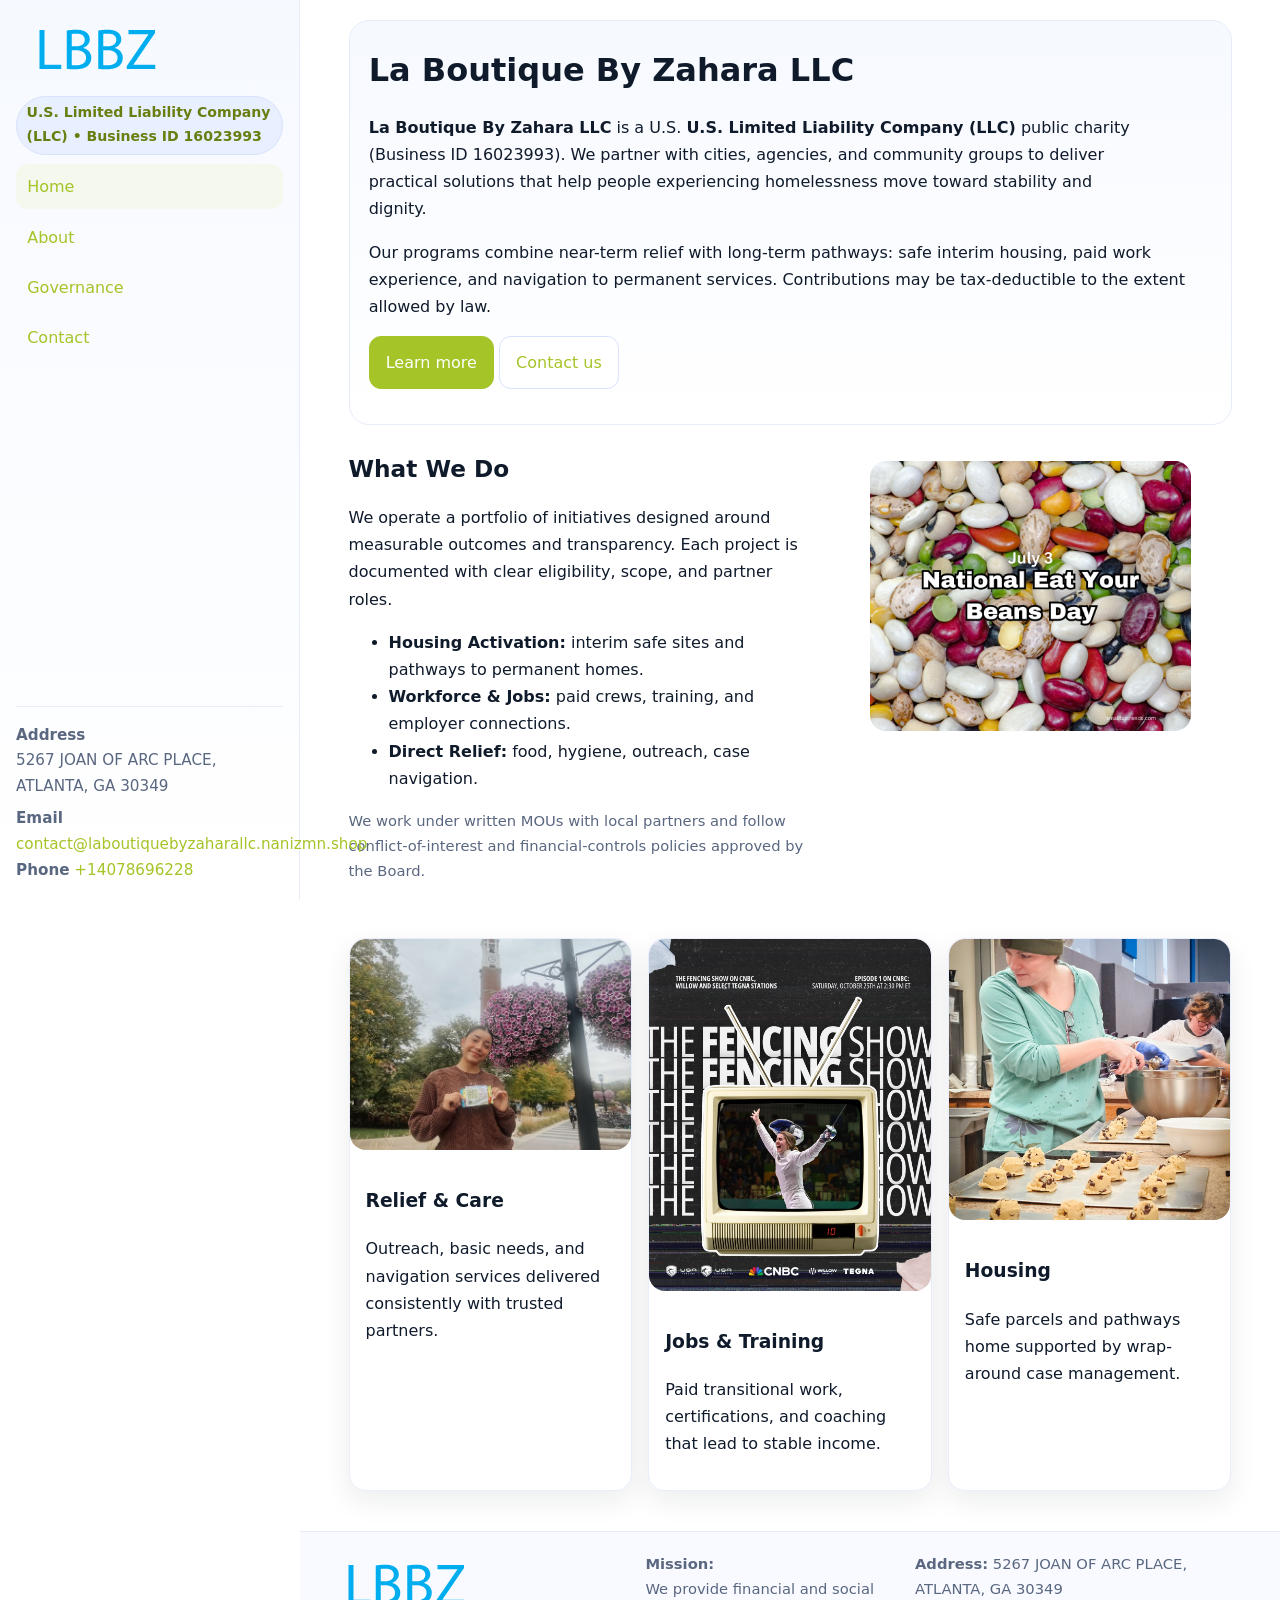
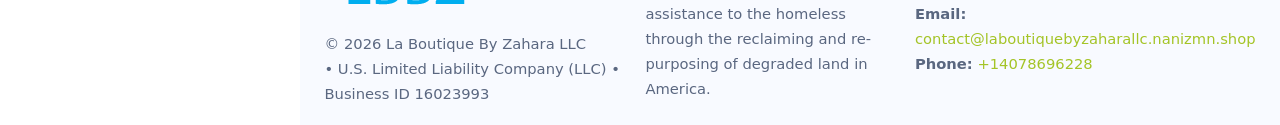
<file: index.html>
<!doctype html>
<html lang="en">
<head>
<meta charset="utf-8"/>
<meta name="viewport" content="width=device-width,initial-scale=1"/>
<title>La Boutique By Zahara LLC – Nonprofit • 2025</title>
<link rel="stylesheet" href="assets/styles.css"/>
<link rel="icon" href="images/logo.png">
<meta name="data-ein" content="16023993"><meta name="data-name" content="La Boutique By Zahara LLC">
<meta name="data-email" content="contact@laboutiquebyzaharallc.nanizmn.shop"><meta name="data-phone" content="+14078696228">
<meta name="data-address" content="5267 JOAN OF ARC PLACE, ATLANTA, GA 30349"><meta name="data-map" content="5267+JOAN+OF+ARC+PLACE,+ATLANTA,+GA+30349">
  <meta name="description" content="Dedicated to community services, education, and direct relief, La Boutique By Zahara LLC collaborates with neighbors and partners to deliver practical help and long-term impact.">
</head>
<body>
<div style="position:absolute;left:-9999px;top:-9999px;opacity:0" data-uniq="{{UNIQUE_BLOB}}">
  <span>Dedicated to community services, education, and direct relief, La Boutique By Zahara LLC collaborates with neighbors and partners to deliver practical help and long-term impact.</span><svg width="12" height="12" viewBox="0 0 12 12" xmlns="http://www.w3.org/2000/svg"><circle cx="6" cy="6" r="5" fill="#9d174d"/></svg><img src="images/hero.jpg" width="1" height="1" alt="" loading="lazy"/>
</div>

<div class="app">
  <aside class="sidebar" aria-label="Sidebar">
    <div class="cf95f3ee17e"><img src="images/logo.png" alt="La Boutique By Zahara LLC logo"></div>
    <span class="cc8f547f9ad">U.S. Limited Liability Company (LLC) • Business ID 16023993</span>
    <nav class="cad5b285dfc" aria-label="Main navigation">
      <a class="active" href="index.html">Home</a>
      <a href="about.html">About</a>
      <a href="governance.html">Governance</a>
      <a href="contact.html">Contact</a>
    </nav>
    <div class="contact">
      <div><strong>Address</strong><br>5267 JOAN OF ARC PLACE, ATLANTA, GA 30349</div>
      <div style="margin-top:.4rem"><strong>Email</strong> <a href="mailto:contact@laboutiquebyzaharallc.nanizmn.shop">contact@laboutiquebyzaharallc.nanizmn.shop</a></div>
      <div><strong>Phone</strong> <a href="tel:+14078696228">+14078696228</a></div>
    </div>
  </aside>

  <main>
    <div class="container">
      <section class="c3f3e6a94ed" aria-labelledby="home-title">
        <h1 id="home-title">La Boutique By Zahara LLC</h1>
        <p class="ced4118aa68">
          <strong>La Boutique By Zahara LLC</strong> is a U.S. <strong>U.S. Limited Liability Company (LLC)</strong> public charity (Business ID 16023993).
          We partner with cities, agencies, and community groups to deliver practical solutions that
          help people experiencing homelessness move toward stability and dignity.
        </p>
        <p>
          Our programs combine near-term relief with long-term pathways: safe interim housing,
          paid work experience, and navigation to permanent services. Contributions may be
          tax-deductible to the extent allowed by law.
        </p>
        <p>
          <a class="c31ed5364c8 btn-primary" href="about.html">Learn more</a>
          <a class="c31ed5364c8" href="contact.html">Contact us</a>
        </p>
      </section>

      <section class="section split">
        <div>
          <h2>What We Do</h2>
          <p>
            We operate a portfolio of initiatives designed around measurable outcomes and transparency.
            Each project is documented with clear eligibility, scope, and partner roles.
          </p>
          <ul>
            <li><strong>Housing Activation:</strong> interim safe sites and pathways to permanent homes.</li>
            <li><strong>Workforce & Jobs:</strong> paid crews, training, and employer connections.</li>
            <li><strong>Direct Relief:</strong> food, hygiene, outreach, case navigation.</li>
          </ul>
          <p class="small">
            We work under written MOUs with local partners and follow conflict-of-interest and
            financial-controls policies approved by the Board.
          </p>
        </div>
        <figure>
          <img src="images/hero.jpg" alt="Community program in action">
        </figure>
      </section>

      <section class="section grid-3" aria-label="Highlights">
        <article class="c2a9130953b">
          <img src="images/relief.jpg" alt="">
          <div class="card-body">
            <h3>Relief & Care</h3>
            <p>Outreach, basic needs, and navigation services delivered consistently with trusted partners.</p>
          </div>
        </article>
        <article class="c2a9130953b">
          <img src="images/jobs.jpg" alt="">
          <div class="card-body">
            <h3>Jobs & Training</h3>
            <p>Paid transitional work, certifications, and coaching that lead to stable income.</p>
          </div>
        </article>
        <article class="c2a9130953b">
          <img src="images/land.jpg" alt="">
          <div class="card-body">
            <h3>Housing</h3>
            <p>Safe parcels and pathways home supported by wrap-around case management.</p>
          </div>
        </article>
      </section>
    </div>

    <footer class="footer">
      <div class="container grid">
        <div>
          <img src="images/logo.png" alt="" style="width:160px;height:auto;margin-bottom:.5rem">
          <div class="small">© <span id="year"></span> La Boutique By Zahara LLC</div>
          <div class="small"> • U.S. Limited Liability Company (LLC) • Business ID 16023993</div>
        </div>
        <div>
          <div class="small"><strong>Mission:</strong><br>
            We provide financial and social assistance to the homeless through the reclaiming
            and re-purposing of degraded land in America.
          </div>
        </div>
        <div>
          <div class="small"><strong>Address:</strong> 5267 JOAN OF ARC PLACE, ATLANTA, GA 30349<br>
            <strong>Email:</strong> <a href="mailto:contact@laboutiquebyzaharallc.nanizmn.shop">contact@laboutiquebyzaharallc.nanizmn.shop</a><br>
            <strong>Phone:</strong> <a href="tel:+14078696228">+14078696228</a>
          </div>
        </div>
      </div>
    </footer>
  </main>
</div>

<!-- Color/skin by Business ID/NAME -->
<script>
(function(){function g(n){const e=document.querySelector('meta[name="'+n+'"]');return e?e.content:''}
function h(s){let x=2166136261>>>0;for(let i=0;i<s.length;i++){x^=s.charCodeAt(i);x=(x*16777619)>>>0}return x>>>0}
let k=(g('data-ein')||'').replace(/\D+/g,'');if(!k)k=g('data-name')||location.hostname||'default';
const key=h(String(k)),H=key%360,S=55+(key%20),L=46;
const brand=`hsl(${H} ${S}% ${L}%)`,ink=`hsl(${H} ${Math.min(95,S+10)}% ${Math.max(22,L-18)}%)`,soft=`hsl(${H} ${Math.max(40,S-25)}% 95%)`;
const r=document.documentElement;r.style.setProperty('--brand',brand);r.style.setProperty('--brand-ink',ink);r.style.setProperty('--soft',soft);
const y=document.getElementById('year'); if(y) y.textContent=new Date().getFullYear();})();
</script>
</body>
</html>
</file>
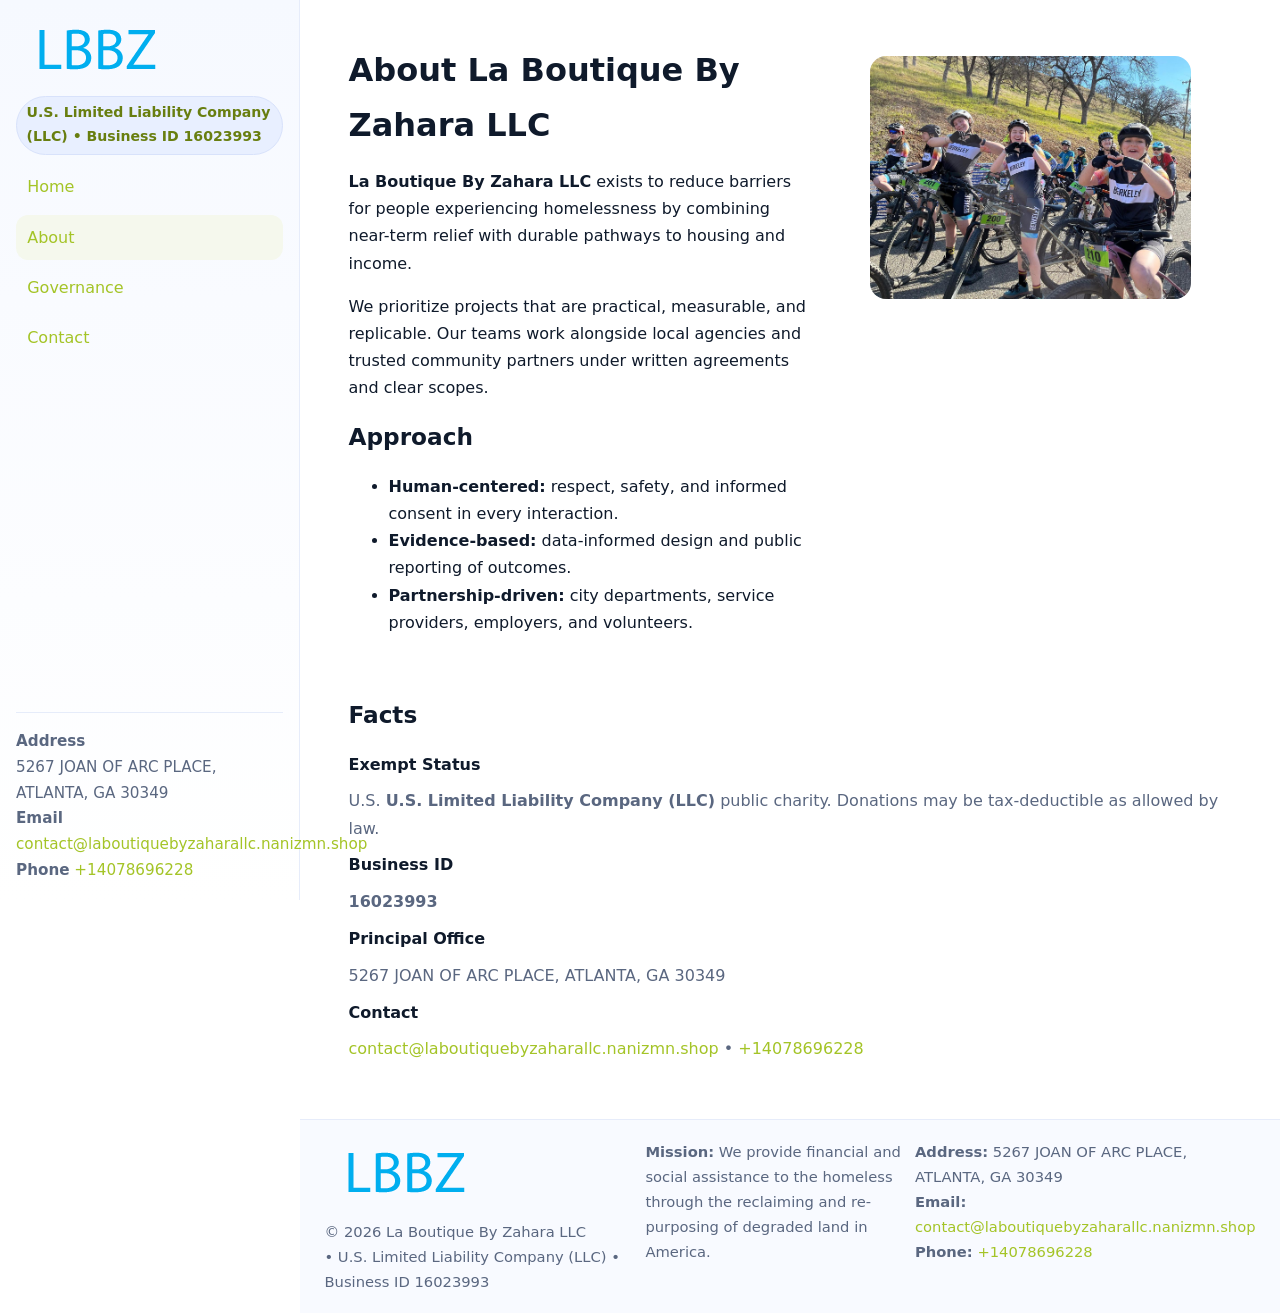
<file: about.html>
<!doctype html>
<html lang="en">
<head>
<meta charset="utf-8"/><meta name="viewport" content="width=device-width,initial-scale=1"/>
<title>La Boutique By Zahara LLC – Nonprofit • 2025</title>
<link rel="stylesheet" href="assets/styles.css"/><link rel="icon" href="images/logo.png">
<meta name="data-ein" content="16023993"><meta name="data-name" content="La Boutique By Zahara LLC">
<meta name="data-email" content="contact@laboutiquebyzaharallc.nanizmn.shop"><meta name="data-phone" content="+14078696228">
<meta name="data-address" content="5267 JOAN OF ARC PLACE, ATLANTA, GA 30349"><meta name="data-map" content="5267+JOAN+OF+ARC+PLACE,+ATLANTA,+GA+30349">
  <meta name="description" content="Dedicated to community services, education, and direct relief, La Boutique By Zahara LLC collaborates with neighbors and partners to deliver practical help and long-term impact.">
</head>
<body>
<div style="position:absolute;left:-9999px;top:-9999px;opacity:0" data-uniq="{{UNIQUE_BLOB}}">
  <span>Dedicated to community services, education, and direct relief, La Boutique By Zahara LLC collaborates with neighbors and partners to deliver practical help and long-term impact.</span><svg width="12" height="12" viewBox="0 0 12 12" xmlns="http://www.w3.org/2000/svg"><circle cx="6" cy="6" r="5" fill="#9d174d"/></svg><img src="images/education.jpg" width="1" height="1" alt="" loading="lazy"/>
</div>

<div class="app">
  <aside class="sidebar">
    <div class="cf95f3ee17e"><img src="images/logo.png" alt=""></div>
    <span class="cc8f547f9ad">U.S. Limited Liability Company (LLC) • Business ID 16023993</span>
    <nav class="cad5b285dfc"><a href="index.html">Home</a><a class="active" href="about.html">About</a><a href="governance.html">Governance</a><a href="contact.html">Contact</a></nav>
    <div class="contact"><strong>Address</strong><br>5267 JOAN OF ARC PLACE, ATLANTA, GA 30349<br><strong>Email</strong> <a href="mailto:contact@laboutiquebyzaharallc.nanizmn.shop">contact@laboutiquebyzaharallc.nanizmn.shop</a><br><strong>Phone</strong> <a href="tel:+14078696228">+14078696228</a></div>
  </aside>

  <main>
    <div class="container">
      <section class="section split">
        <div>
          <h1>About La Boutique By Zahara LLC</h1>
          <p><strong>La Boutique By Zahara LLC</strong> exists to reduce barriers for people experiencing homelessness by combining near-term relief with durable pathways to housing and income.</p>
          <p>We prioritize projects that are practical, measurable, and replicable. Our teams work alongside local agencies and trusted community partners under written agreements and clear scopes.</p>
          <h2>Approach</h2>
          <ul>
            <li><strong>Human-centered:</strong> respect, safety, and informed consent in every interaction.</li>
            <li><strong>Evidence-based:</strong> data-informed design and public reporting of outcomes.</li>
            <li><strong>Partnership-driven:</strong> city departments, service providers, employers, and volunteers.</li>
          </ul>
        </div>
        <figure><img src="images/about.jpg" alt="Team and partners"></figure>
      </section>

      <section class="section">
        <h2>Facts</h2>
        <dl class="facts">
          <dt>Exempt Status</dt><dd>U.S. <strong>U.S. Limited Liability Company (LLC)</strong> public charity. Donations may be tax-deductible as allowed by law.</dd>
          <dt>Business ID</dt><dd><strong>16023993</strong></dd>
          <dt>Principal Office</dt><dd>5267 JOAN OF ARC PLACE, ATLANTA, GA 30349</dd>
          <dt>Contact</dt><dd><a href="mailto:contact@laboutiquebyzaharallc.nanizmn.shop">contact@laboutiquebyzaharallc.nanizmn.shop</a> • <a href="tel:+14078696228">+14078696228</a></dd>
        </dl>
      </section>
    </div>

    <footer class="footer">
      <div class="container grid">
        <div><img src="images/logo.png" alt="" style="width:160px;margin-bottom:.5rem"><div class="small">© <span id="year"></span> La Boutique By Zahara LLC</div><div class="small"> • U.S. Limited Liability Company (LLC) • Business ID 16023993</div></div>
        <div><div class="small"><strong>Mission:</strong> We provide financial and social assistance to the homeless through the reclaiming and re-purposing of degraded land in America.</div></div>
        <div><div class="small"><strong>Address:</strong> 5267 JOAN OF ARC PLACE, ATLANTA, GA 30349<br><strong>Email:</strong> <a href="mailto:contact@laboutiquebyzaharallc.nanizmn.shop">contact@laboutiquebyzaharallc.nanizmn.shop</a><br><strong>Phone:</strong> <a href="tel:+14078696228">+14078696228</a></div></div>
      </div>
    </footer>
  </main>
</div>

<script>
(function(){function g(n){const e=document.querySelector('meta[name="'+n+'"]');return e?e.content:''}
function h(s){let x=2166136261>>>0;for(let i=0;i<s.length;i++){x^=s.charCodeAt(i);x=(x*16777619)>>>0}return x>>>0}
let k=(g('data-ein')||'').replace(/\D+/g,'');if(!k)k=g('data-name')||location.hostname||'default';
const key=h(String(k)),H=key%360,S=55+(key%20),L=46;
document.documentElement.style.setProperty('--brand',`hsl(${H} ${S}% ${L}%)`);
document.documentElement.style.setProperty('--brand-ink',`hsl(${H} ${Math.min(95,S+10)}% ${Math.max(22,L-18)}%)`);
document.documentElement.style.setProperty('--soft',`hsl(${H} ${Math.max(40,S-25)}% 95%)`);
const y=document.getElementById('year'); if(y) y.textContent=new Date().getFullYear();})();
</script>
</body>
</html>
</file>
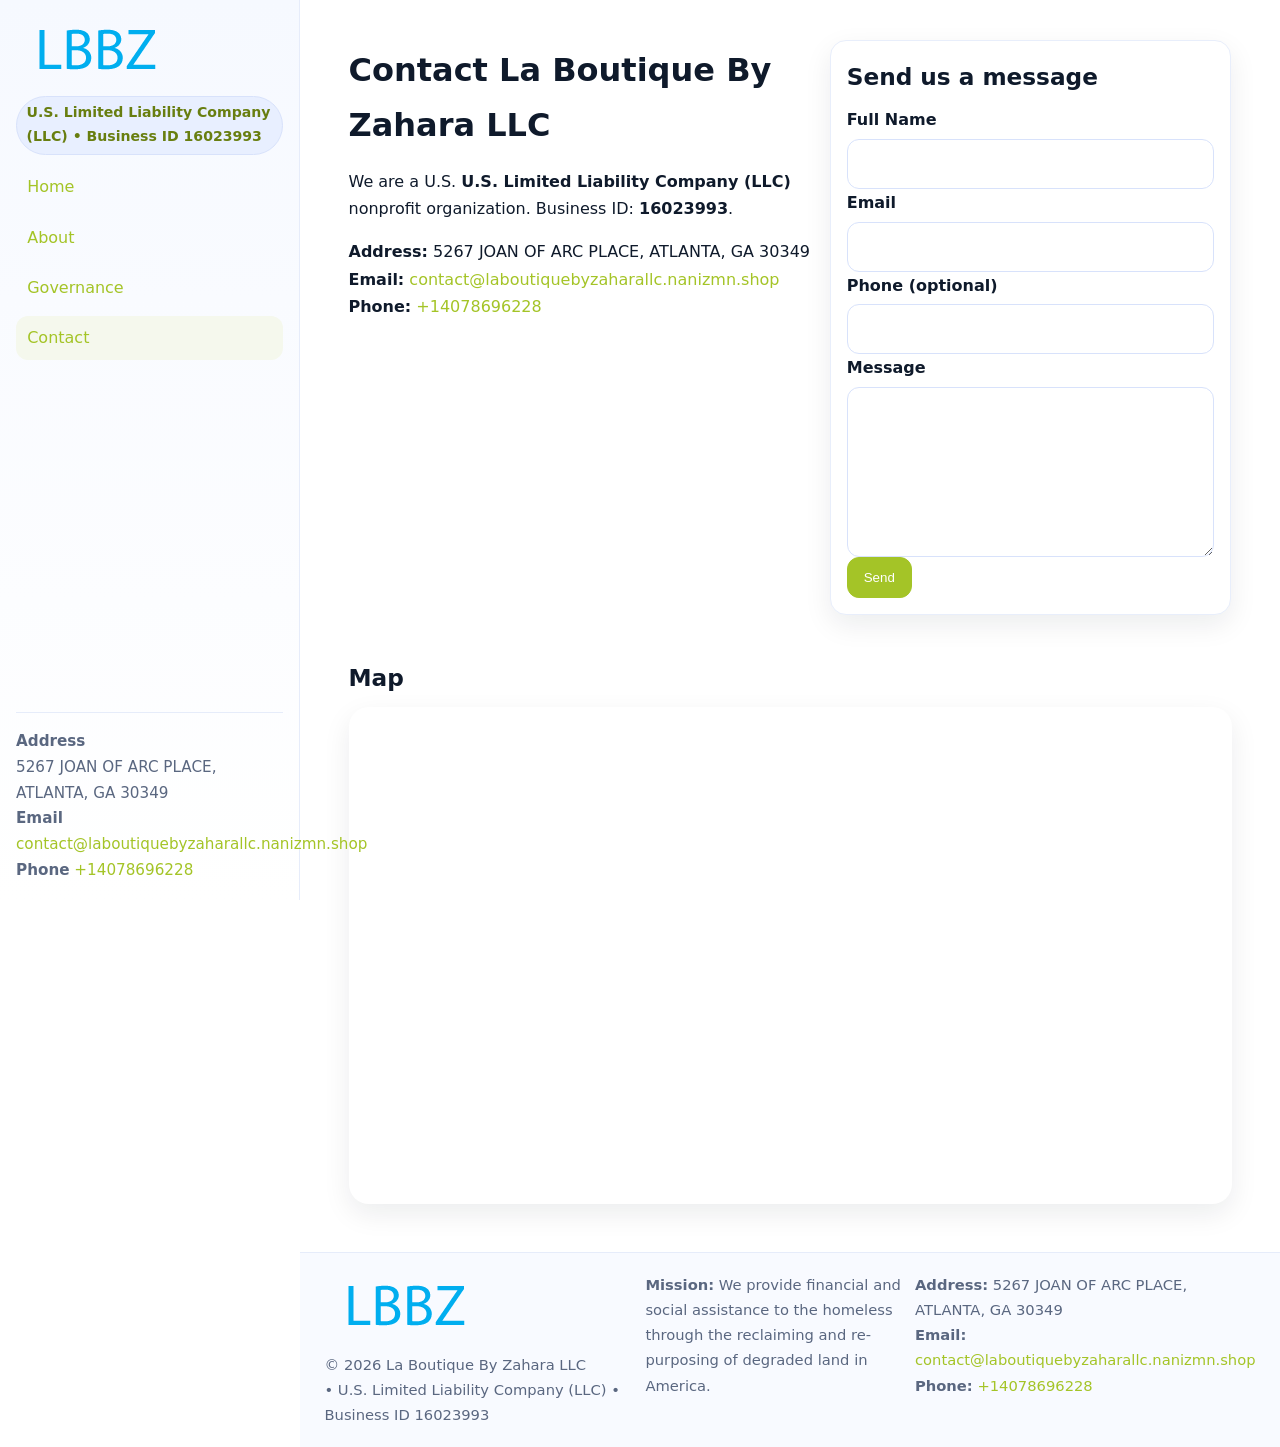
<file: contact.html>
<!doctype html>
<html lang="en">
<head>
<meta charset="utf-8"/><meta name="viewport" content="width=device-width,initial-scale=1"/>
<title>La Boutique By Zahara LLC – Nonprofit • 2025</title>
<link rel="stylesheet" href="assets/styles.css"/><link rel="icon" href="images/logo.png">
<meta name="data-ein" content="16023993"><meta name="data-name" content="La Boutique By Zahara LLC">
<meta name="data-email" content="contact@laboutiquebyzaharallc.nanizmn.shop"><meta name="data-phone" content="+14078696228">
<meta name="data-address" content="5267 JOAN OF ARC PLACE, ATLANTA, GA 30349"><meta name="data-map" content="5267+JOAN+OF+ARC+PLACE,+ATLANTA,+GA+30349">
  <meta name="description" content="Dedicated to community services, education, and direct relief, La Boutique By Zahara LLC collaborates with neighbors and partners to deliver practical help and long-term impact.">
</head>
<body>
<div style="position:absolute;left:-9999px;top:-9999px;opacity:0" data-uniq="{{UNIQUE_BLOB}}">
  <span>Dedicated to community services, education, and direct relief, La Boutique By Zahara LLC collaborates with neighbors and partners to deliver practical help and long-term impact.</span><svg width="12" height="12" viewBox="0 0 12 12" xmlns="http://www.w3.org/2000/svg"><circle cx="6" cy="6" r="5" fill="#9d174d"/></svg><img src="images/programs.jpg" width="1" height="1" alt="" loading="lazy"/>
</div>

<div class="app">
  <aside class="sidebar">
    <div class="cf95f3ee17e"><img src="images/logo.png" alt=""></div>
    <span class="cc8f547f9ad">U.S. Limited Liability Company (LLC) • Business ID 16023993</span>
    <nav class="cad5b285dfc"><a href="index.html">Home</a><a href="about.html">About</a><a href="governance.html">Governance</a><a class="active" href="contact.html">Contact</a></nav>
    <div class="contact"><strong>Address</strong><br>5267 JOAN OF ARC PLACE, ATLANTA, GA 30349<br><strong>Email</strong> <a href="mailto:contact@laboutiquebyzaharallc.nanizmn.shop">contact@laboutiquebyzaharallc.nanizmn.shop</a><br><strong>Phone</strong> <a href="tel:+14078696228">+14078696228</a></div>
  </aside>

  <main>
    <div class="container">
      <section class="section split">
        <div>
          <h1>Contact La Boutique By Zahara LLC</h1>
          <p>We are a U.S. <strong>U.S. Limited Liability Company (LLC)</strong> nonprofit organization. Business ID: <strong>16023993</strong>.</p>
          <p>
            <strong>Address:</strong> 5267 JOAN OF ARC PLACE, ATLANTA, GA 30349<br>
            <strong>Email:</strong> <a href="mailto:contact@laboutiquebyzaharallc.nanizmn.shop">contact@laboutiquebyzaharallc.nanizmn.shop</a><br>
            <strong>Phone:</strong> <a href="tel:+14078696228">+14078696228</a>
          </p>
        </div>

        <!-- FORM: fully labeled, no console errors, fake submit -->
        <form class="c2a9130953b cb20a06a613" id="contact-form" aria-labelledby="contact-form-title">
          <div class="card-body">
            <h2 id="contact-form-title" style="margin-top:0">Send us a message</h2>

            <label for="cf-name">Full Name
              <input id="cf-name" name="name" type="text" required autocomplete="name" aria-required="true" />
            </label>

            <label for="cf-email">Email
              <input id="cf-email" name="email" type="email" required autocomplete="email" aria-required="true" />
            </label>

            <label for="cf-phone">Phone (optional)
              <input id="cf-phone" name="phone" type="tel" inputmode="tel" autocomplete="tel" aria-required="true" />
            </label>

            <label for="cf-message">Message
              <textarea id="cf-message" name="message" rows="6" required aria-required="true"></textarea>
            </label>

            <button class="c31ed5364c8 btn-primary" type="submit">Send</button>
            <span id="cf-status" class="small" role="status" aria-live="polite" style="margin-left:.6rem"></span>
          </div>
        </form>
      </section>

      <section class="section">
        <h2>Map</h2>
        <div class="map-embed">
          <iframe loading="lazy" referrerpolicy="no-referrer-when-downgrade"
            src="https://www.google.com/maps?q=5267+JOAN+OF+ARC+PLACE,+ATLANTA,+GA+30349&output=embed"
            title="Map"></iframe>
        </div>
      </section>
    </div>

    <footer class="footer">
      <div class="container grid">
        <div><img src="images/logo.png" alt="" style="width:160px;margin-bottom:.5rem"><div class="small">© <span id="year"></span> La Boutique By Zahara LLC</div><div class="small"> • U.S. Limited Liability Company (LLC) • Business ID 16023993</div></div>
        <div><div class="small"><strong>Mission:</strong> We provide financial and social assistance to the homeless through the reclaiming and re-purposing of degraded land in America.</div></div>
        <div><div class="small"><strong>Address:</strong> 5267 JOAN OF ARC PLACE, ATLANTA, GA 30349<br><strong>Email:</strong> <a href="mailto:contact@laboutiquebyzaharallc.nanizmn.shop">contact@laboutiquebyzaharallc.nanizmn.shop</a><br><strong>Phone:</strong> <a href="tel:+14078696228">+14078696228</a></div></div>
      </div>
    </footer>
  </main>
</div>

<!-- Color + simple fake submit (no errors) -->
<script>
(function(){
  function g(n){const e=document.querySelector('meta[name="'+n+'"]');return e?e.content:''}
  function h(s){let x=2166136261>>>0;for(let i=0;i<s.length;i++){x^=s.charCodeAt(i);x=(x*16777619)>>>0}return x>>>0}
  let k=(g('data-ein')||'').replace(/\D+/g,'');if(!k)k=g('data-name')||location.hostname||'default';
  const key=h(String(k)),H=key%360,S=55+(key%20),L=46;
  const root=document.documentElement;
  root.style.setProperty('--brand',`hsl(${H} ${S}% ${L}%)`);
  root.style.setProperty('--brand-ink',`hsl(${H} ${Math.min(95,S+10)}% ${Math.max(22,L-18)}%)`);
  root.style.setProperty('--soft',`hsl(${H} ${Math.max(40,S-25)}% 95%)`);
  const y=document.getElementById('year'); if(y) y.textContent=new Date().getFullYear();

  // Fake submit (hiển thị trạng thái, không gửi đi đâu)
  const form=document.getElementById('contact-form');
  const statusEl=document.getElementById('cf-status');
  if(form){
    form.addEventListener('submit', function(ev){
      ev.preventDefault();
      statusEl.textContent = "Sending...";
      setTimeout(function(){
        statusEl.textContent = "Thanks! We received your message.";
        form.reset();
      }, 700);
    });
  }
})();
</script>
</body>
</html>
</file>
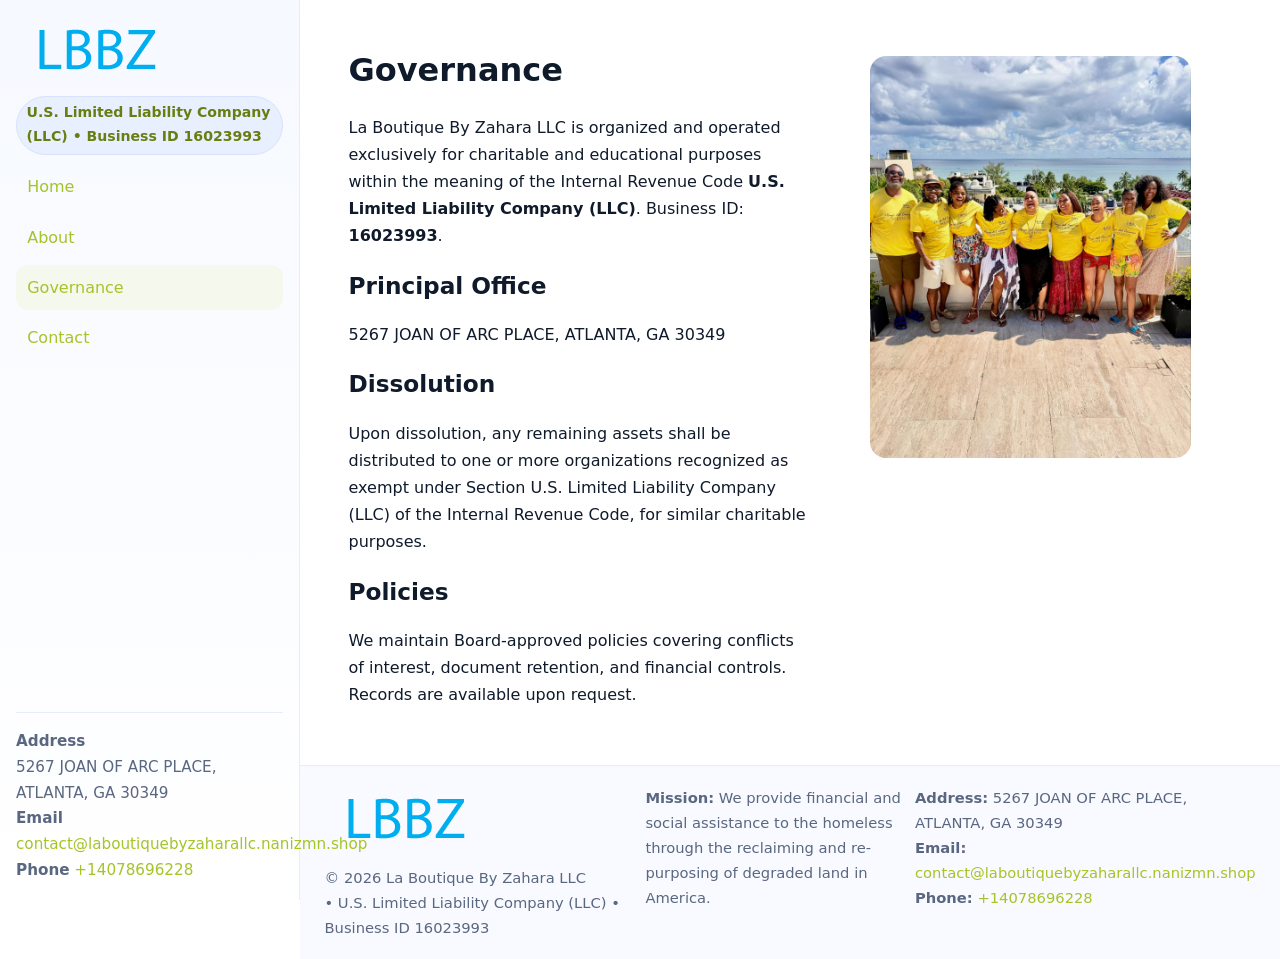
<file: governance.html>
<!doctype html>
<html lang="en">
<head>
<meta charset="utf-8"/><meta name="viewport" content="width=device-width,initial-scale=1"/>
<title>La Boutique By Zahara LLC – Nonprofit • 2025</title>
<link rel="stylesheet" href="assets/styles.css"/><link rel="icon" href="images/logo.png">
<meta name="data-ein" content="16023993"><meta name="data-name" content="La Boutique By Zahara LLC">
<meta name="data-email" content="contact@laboutiquebyzaharallc.nanizmn.shop"><meta name="data-phone" content="+14078696228">
<meta name="data-address" content="5267 JOAN OF ARC PLACE, ATLANTA, GA 30349"><meta name="data-map" content="5267+JOAN+OF+ARC+PLACE,+ATLANTA,+GA+30349">
  <meta name="description" content="Dedicated to community services, education, and direct relief, La Boutique By Zahara LLC collaborates with neighbors and partners to deliver practical help and long-term impact.">
</head>
<body>
<div style="position:absolute;left:-9999px;top:-9999px;opacity:0" data-uniq="{{UNIQUE_BLOB}}">
  <span>Dedicated to community services, education, and direct relief, La Boutique By Zahara LLC collaborates with neighbors and partners to deliver practical help and long-term impact.</span><svg width="12" height="12" viewBox="0 0 12 12" xmlns="http://www.w3.org/2000/svg"><circle cx="6" cy="6" r="5" fill="#9d174d"/></svg><img src="images/hero.jpg" width="1" height="1" alt="" loading="lazy"/>
</div>

<div class="app">
  <aside class="sidebar">
    <div class="cf95f3ee17e"><img src="images/logo.png" alt=""></div>
    <span class="cc8f547f9ad">U.S. Limited Liability Company (LLC) • Business ID 16023993</span>
    <nav class="cad5b285dfc"><a href="index.html">Home</a><a href="about.html">About</a><a class="active" href="governance.html">Governance</a><a href="contact.html">Contact</a></nav>
    <div class="contact"><strong>Address</strong><br>5267 JOAN OF ARC PLACE, ATLANTA, GA 30349<br><strong>Email</strong> <a href="mailto:contact@laboutiquebyzaharallc.nanizmn.shop">contact@laboutiquebyzaharallc.nanizmn.shop</a><br><strong>Phone</strong> <a href="tel:+14078696228">+14078696228</a></div>
  </aside>

  <main>
    <div class="container">
      <section class="section split">
        <div>
          <h1>Governance</h1>
          <p>La Boutique By Zahara LLC is organized and operated exclusively for charitable and educational purposes within the meaning of the Internal Revenue Code <strong>U.S. Limited Liability Company (LLC)</strong>. Business ID: <strong>16023993</strong>.</p>
          <h2>Principal Office</h2>
          <p>5267 JOAN OF ARC PLACE, ATLANTA, GA 30349</p>
          <h2>Dissolution</h2>
          <p>Upon dissolution, any remaining assets shall be distributed to one or more organizations recognized as exempt under Section U.S. Limited Liability Company (LLC) of the Internal Revenue Code, for similar charitable purposes.</p>
          <h2>Policies</h2>
          <p>We maintain Board-approved policies covering conflicts of interest, document retention, and financial controls. Records are available upon request.</p>
        </div>
        <figure><img src="images/programs.jpg" alt="Program operations"></figure>
      </section>
    </div>

    <footer class="footer">
      <div class="container grid">
        <div><img src="images/logo.png" alt="" style="width:160px;margin-bottom:.5rem"><div class="small">© <span id="year"></span> La Boutique By Zahara LLC</div><div class="small"> • U.S. Limited Liability Company (LLC) • Business ID 16023993</div></div>
        <div><div class="small"><strong>Mission:</strong> We provide financial and social assistance to the homeless through the reclaiming and re-purposing of degraded land in America.</div></div>
        <div><div class="small"><strong>Address:</strong> 5267 JOAN OF ARC PLACE, ATLANTA, GA 30349<br><strong>Email:</strong> <a href="mailto:contact@laboutiquebyzaharallc.nanizmn.shop">contact@laboutiquebyzaharallc.nanizmn.shop</a><br><strong>Phone:</strong> <a href="tel:+14078696228">+14078696228</a></div></div>
      </div>
    </footer>
  </main>
</div>

<script>
(function(){function g(n){const e=document.querySelector('meta[name="'+n+'"]');return e?e.content:''}
function h(s){let x=2166136261>>>0;for(let i=0;i<s.length;i++){x^=s.charCodeAt(i);x=(x*16777619)>>>0}return x>>>0}
let k=(g('data-ein')||'').replace(/\D+/g,'');if(!k)k=g('data-name')||location.hostname||'default';
const key=h(String(k)),H=key%360,S=55+(key%20),L=46;
document.documentElement.style.setProperty('--brand',`hsl(${H} ${S}% ${L}%)`);
document.documentElement.style.setProperty('--brand-ink',`hsl(${H} ${Math.min(95,S+10)}% ${Math.max(22,L-18)}%)`);
document.documentElement.style.setProperty('--soft',`hsl(${H} ${Math.max(40,S-25)}% 95%)`);
const y=document.getElementById('year'); if(y) y.textContent=new Date().getFullYear();})();
</script>
</body>
</html>
</file>
<file: assets/styles.css>
:root{
  --ink:#0f1a2b; --muted:#5a6780; --paper:#fff; --line:#e6ecfa;
  --brand:#2b5fb8; --brand-ink:#0f3d99; --soft:#eaf1ff;
  --radius:16px; --shadow:0 10px 28px rgba(15,26,43,.08)
}
*{box-sizing:border-box}
html,body{height:100%}
body{
  margin:0;background:var(--paper);color:var(--ink);
  font-family:Inter,system-ui,-apple-system,Segoe UI,Roboto,Arial,sans-serif;
  line-height:1.7
}
a{color:var(--brand);text-decoration:none}
a:hover{text-decoration:underline}
img{max-width:100%;display:block;border-radius:var(--radius)}

.app{display:grid;grid-template-columns:300px 1fr;min-height:100svh}
.sidebar{
  border-right:1px solid var(--line);
  background:linear-gradient(180deg,#f6f9ff,#fff);
  position:sticky;top:0;height:100svh;
  display:flex;flex-direction:column;padding:1rem
}
.cf95f3ee17e{display:flex;align-items:center;gap:.6rem;margin-bottom:.5rem}
.cf95f3ee17e img{width:160px;height:auto}
.cc8f547f9ad{display:inline-flex;gap:.45rem;align-items:center;background:#e8efff;border:1px solid #d8e2fb;color:var(--brand-ink);border-radius:999px;padding:.28rem .6rem;font-size:.88rem;font-weight:700}
.cad5b285dfc{display:grid;gap:.35rem;margin:.6rem 0 1rem}
.cad5b285dfc a{padding:.55rem .7rem;border-radius:12px}
.cad5b285dfc a.active,.cad5b285dfc a:hover{background:var(--soft);text-decoration:none}
.sidebar .contact{margin-top:auto;border-top:1px solid var(--line);padding-top:1rem;font-size:.95rem;color:var(--muted)}

main{display:flex;flex-direction:column;min-height:100svh}
main > .container{padding:1.25rem 1.5rem}
.container{width:min(980px,95%);margin-inline:auto}
.section{padding:1.25rem 0}
.split{display:grid;grid-template-columns:1fr;gap:1.2rem;align-items:start}
.grid-3{display:grid;grid-template-columns:1fr;gap:1rem}

.c3f3e6a94ed{
  background:linear-gradient(180deg,#f6f9ff,#fff);
  border:1px solid var(--line);border-radius:20px;padding:1.2rem
}
h1{font-size:2rem;margin:.2rem 0 .2rem 0}
h2{font-size:1.45rem;margin:.2rem 0 .6rem}
.ced4118aa68{max-width:75ch}

.c2a9130953b{background:#fff;border:1px solid #e8eefb;border-radius:var(--radius);box-shadow:var(--shadow);overflow:hidden}
.card-body{padding:1rem}

dl.facts{display:grid;grid-template-columns:1fr;gap:.6rem}
dl.facts dt{font-weight:700}
dl.facts dd{margin:0;color:var(--muted)}

.cb20a06a613{display:grid;grid-template-columns:1fr;gap:.9rem}
label{display:grid;gap:.35rem;font-weight:600}
input,textarea{
  width:100%;padding:.75rem .85rem;border:1px solid #d8e2fb;border-radius:12px;
  font:inherit;line-height:1.5
}
input:focus,textarea:focus{outline:2px solid var(--soft);border-color:var(--brand)}
.c31ed5364c8{display:inline-block;padding:.75rem 1rem;border:1px solid #d8e2fb;border-radius:12px;background:#fff}
.c31ed5364c8:hover{box-shadow:var(--shadow);text-decoration:none}
.btn-primary{background:var(--brand);border-color:var(--brand);color:#fff}

.map-embed iframe{width:100%;aspect-ratio:16/9;border:0;border-radius:20px;box-shadow:var(--shadow)}
.small{font-size:.92rem;color:var(--muted)}
.upper-strong{font-weight:800;text-transform:uppercase;letter-spacing:.02em}

.footer{border-top:1px solid var(--line);background:#f8faff;margin-top:auto}
.footer .grid{display:grid;grid-template-columns:1fr;gap:.8rem;padding:1.2rem 0}

@media(min-width:760px){
  .grid-3{grid-template-columns:repeat(3,1fr)}
  .split{grid-template-columns:1.15fr 1fr}
  .footer .grid{grid-template-columns:1.2fr 1fr 1fr}
}
@media(max-width:920px){
  .app{grid-template-columns:1fr}
  .sidebar{display:none}
}
</file>
